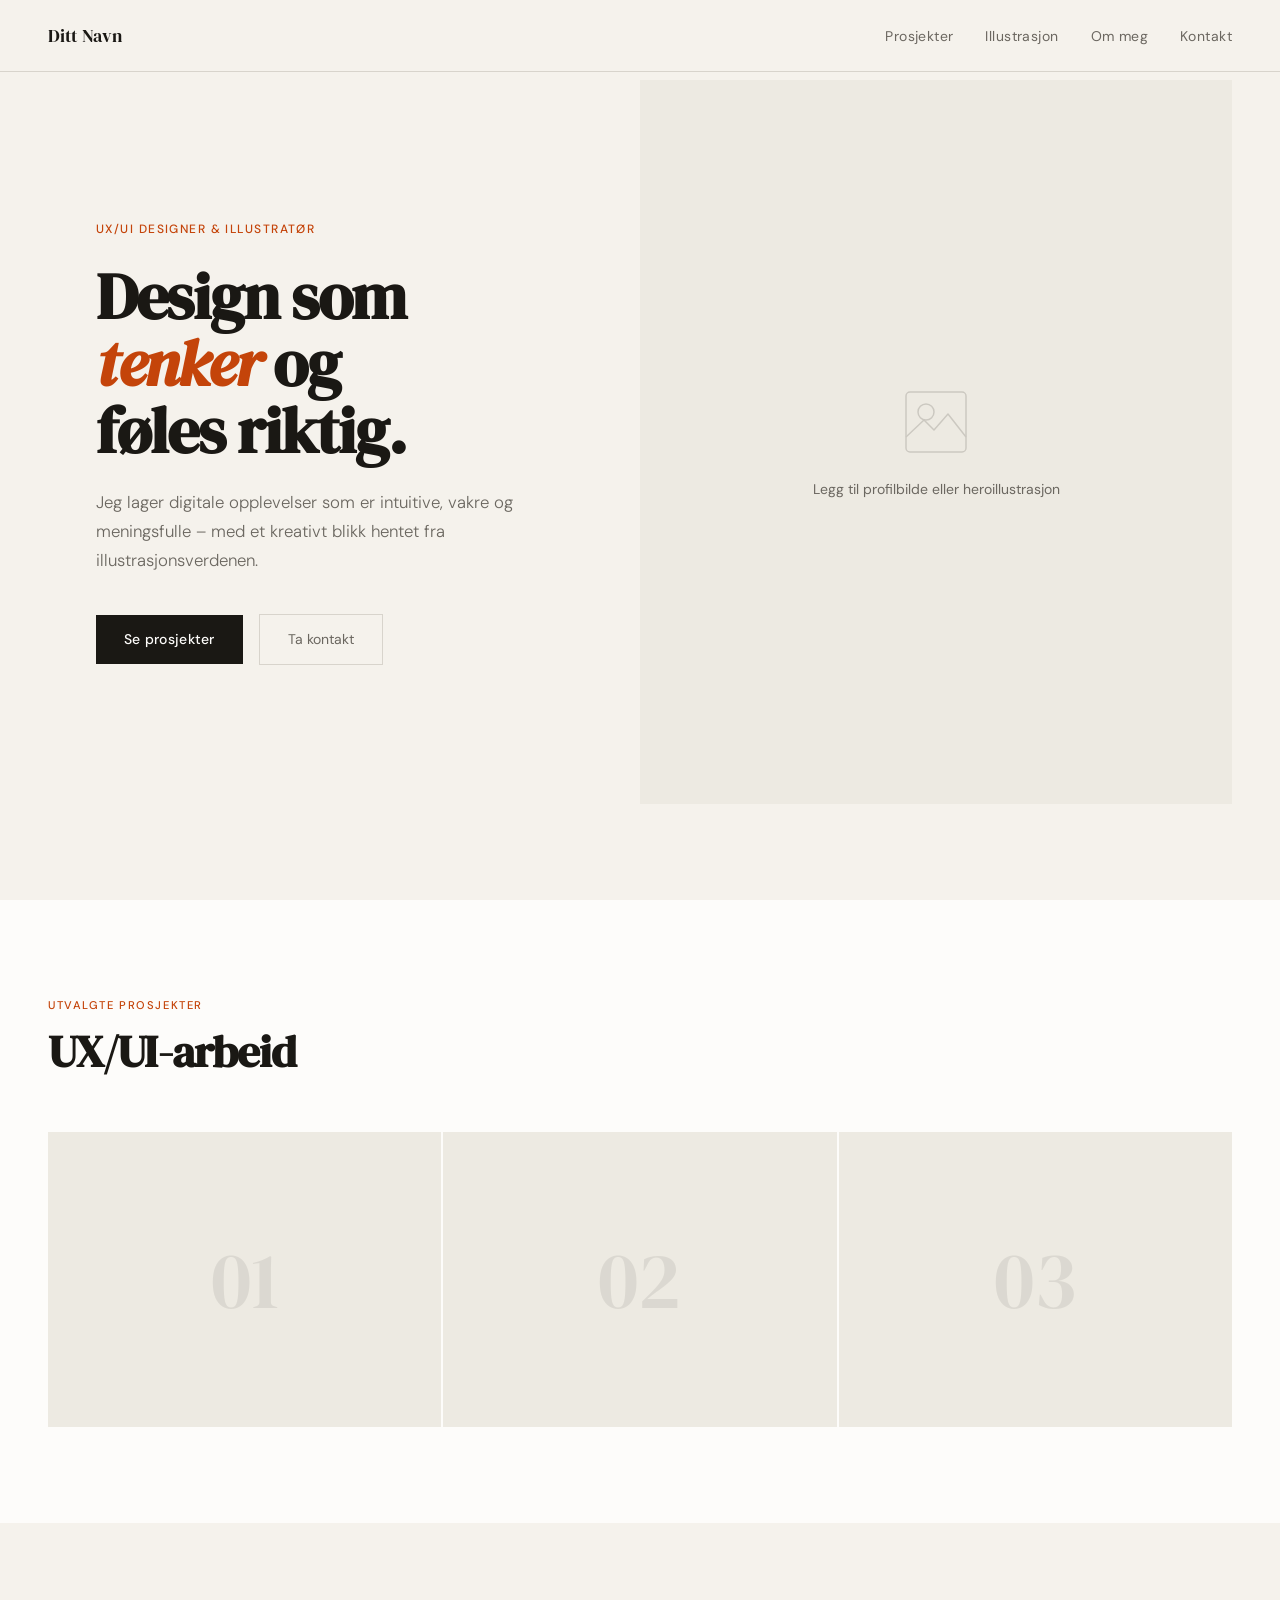
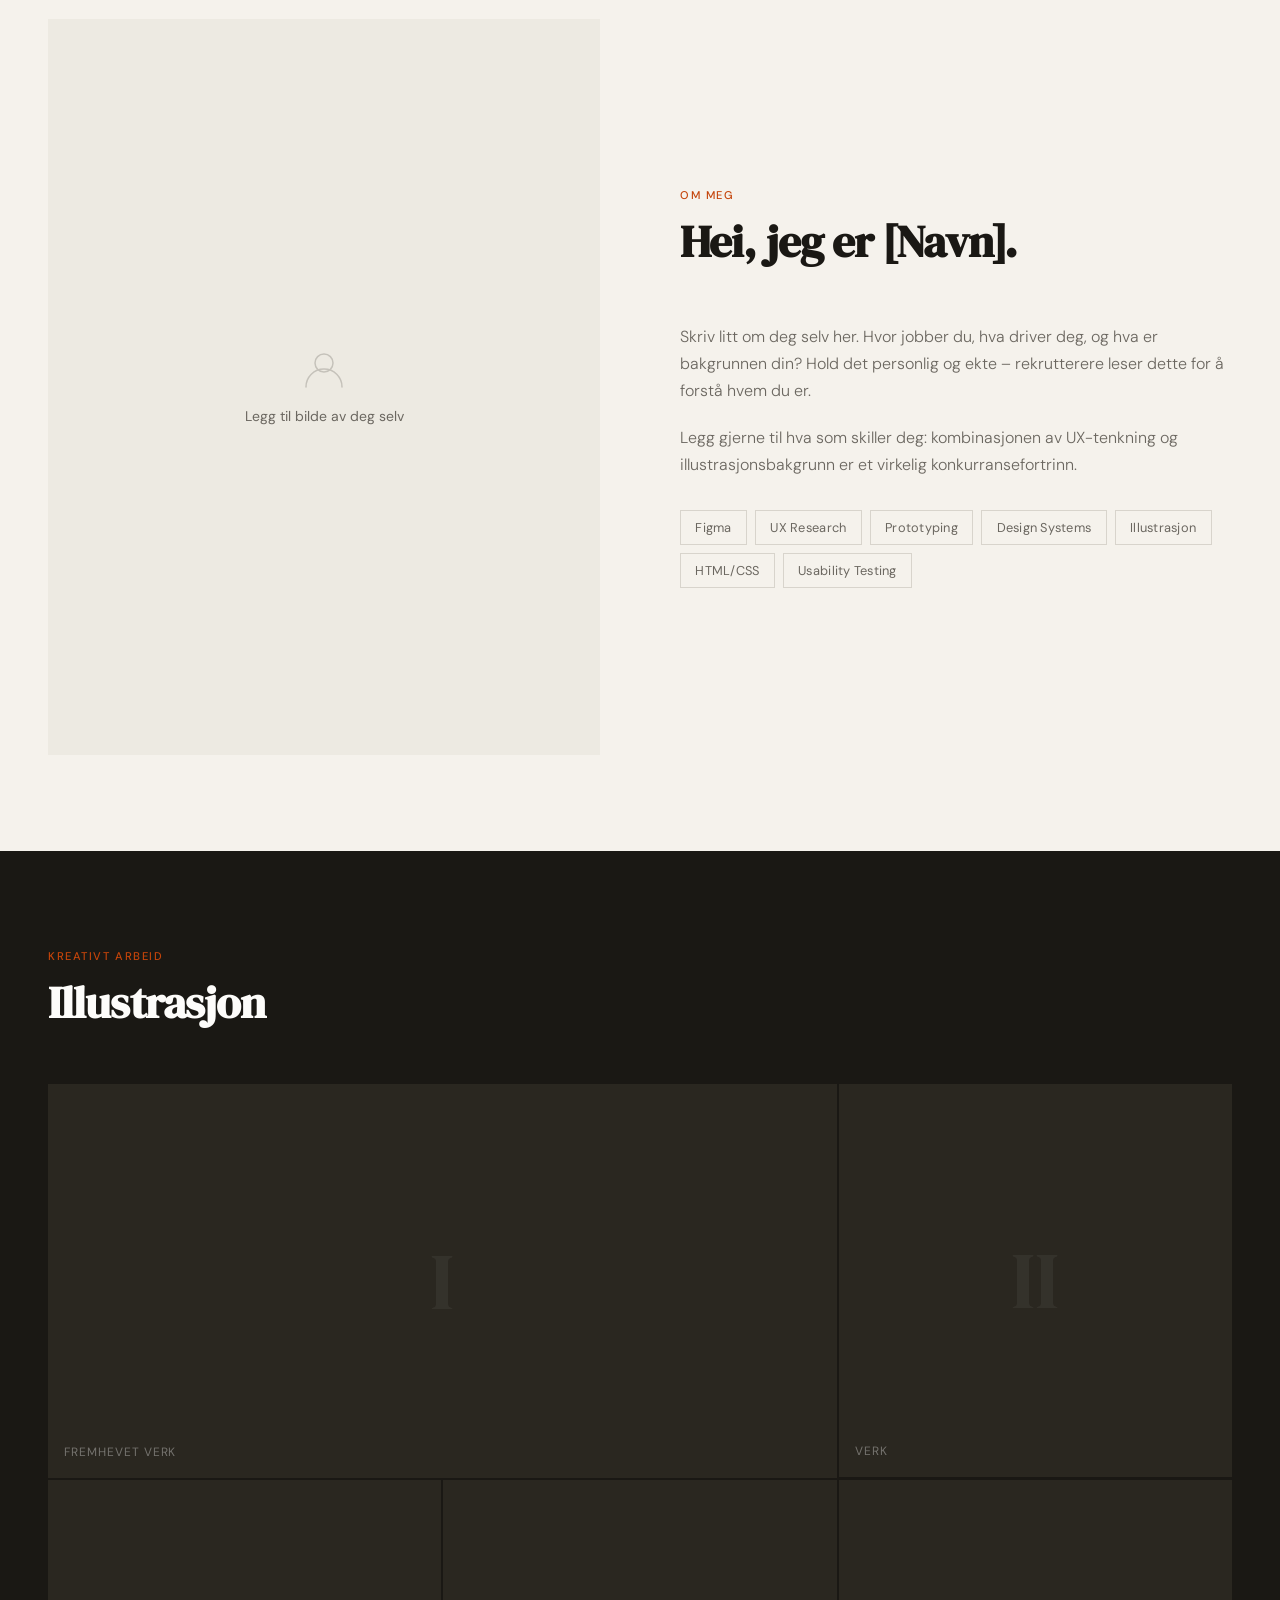
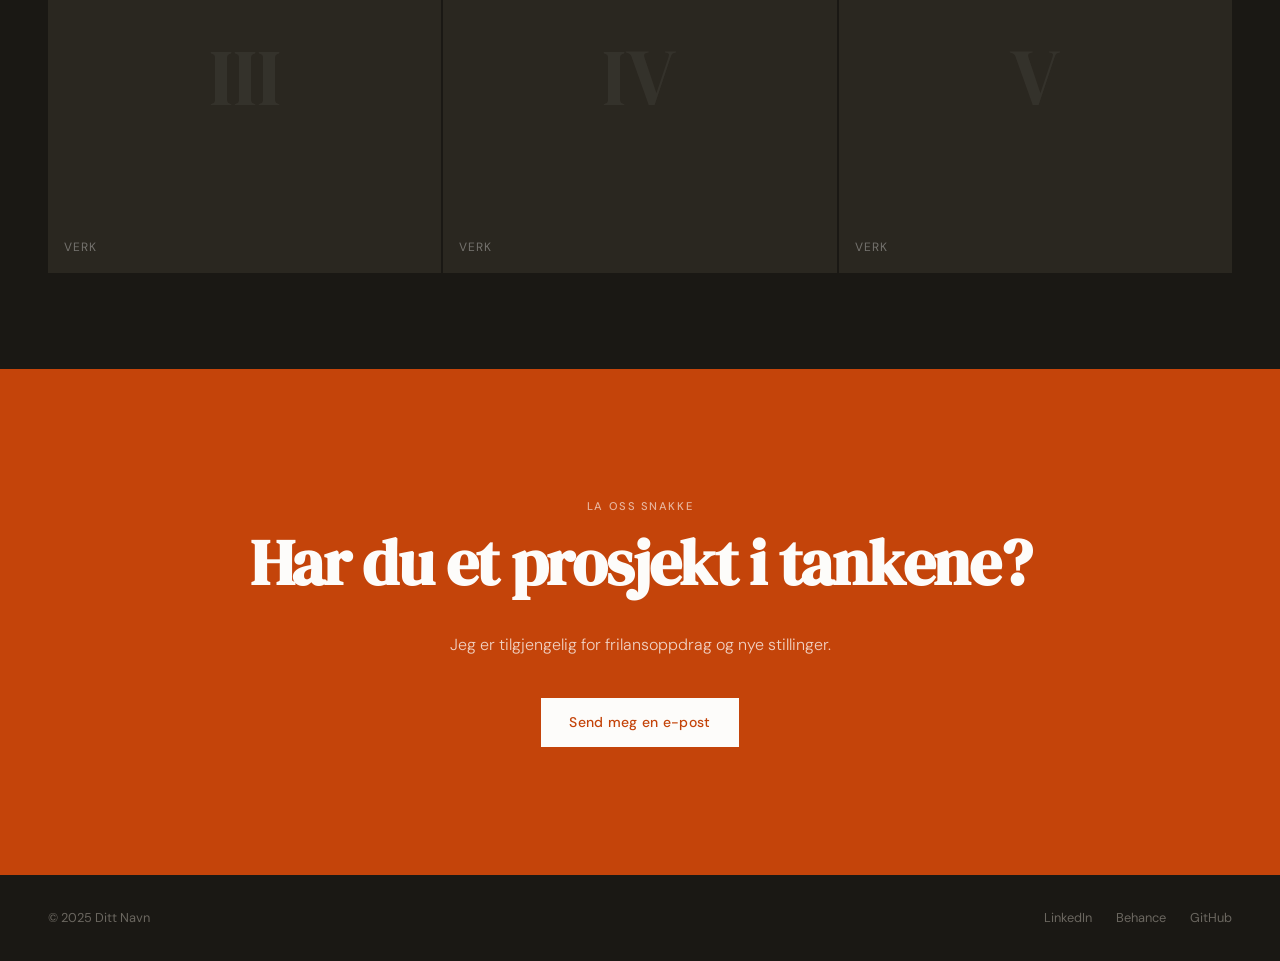
<file: portfolio.html>
<!DOCTYPE html>
<html lang="no">
<head>
  <meta charset="UTF-8" />
  <meta name="viewport" content="width=device-width, initial-scale=1.0" />
  <title>Ditt Navn – UX/UI & Illustrasjon</title>
  <link rel="preconnect" href="https://fonts.googleapis.com" />
  <link href="https://fonts.googleapis.com/css2?family=DM+Serif+Display:ital@0;1&family=DM+Sans:wght@300;400;500&display=swap" rel="stylesheet" />
  <style>
    :root {
      --bg: #F5F2EC;
      --surface: #EDEAE2;
      --ink: #1A1814;
      --ink-muted: #6B6760;
      --accent: #C4440A;
      --accent-light: #F2E8E2;
      --border: #D8D4CC;
      --white: #FDFCFA;
    }

    *, *::before, *::after { box-sizing: border-box; margin: 0; padding: 0; }

    html { scroll-behavior: smooth; }

    body {
      font-family: 'DM Sans', sans-serif;
      background: var(--bg);
      color: var(--ink);
      font-size: 16px;
      line-height: 1.7;
    }

    /* NAV */
    nav {
      position: fixed; top: 0; left: 0; right: 0; z-index: 100;
      display: flex; justify-content: space-between; align-items: center;
      padding: 1.25rem 3rem;
      background: rgba(245, 242, 236, 0.88);
      backdrop-filter: blur(12px);
      border-bottom: 1px solid var(--border);
    }

    .nav-logo {
      font-family: 'DM Serif Display', serif;
      font-size: 1.15rem;
      color: var(--ink);
      text-decoration: none;
      letter-spacing: -0.01em;
    }

    .nav-links { display: flex; gap: 2rem; list-style: none; }
    .nav-links a {
      text-decoration: none;
      color: var(--ink-muted);
      font-size: 0.875rem;
      font-weight: 400;
      letter-spacing: 0.03em;
      transition: color 0.2s;
    }
    .nav-links a:hover { color: var(--accent); }

    /* HERO */
    .hero {
      min-height: 100vh;
      display: grid;
      grid-template-columns: 1fr 1fr;
      padding-top: 80px;
    }

    .hero-left {
      display: flex;
      flex-direction: column;
      justify-content: center;
      padding: 6rem 4rem 6rem 3rem;
    }

    .hero-tag {
      display: inline-block;
      font-size: 0.75rem;
      letter-spacing: 0.12em;
      text-transform: uppercase;
      color: var(--accent);
      font-weight: 500;
      margin-bottom: 1.5rem;
    }

    .hero-title {
      font-family: 'DM Serif Display', serif;
      font-size: clamp(3rem, 5vw, 5rem);
      line-height: 1.05;
      letter-spacing: -0.02em;
      color: var(--ink);
      margin-bottom: 1.5rem;
    }

    .hero-title em {
      font-style: italic;
      color: var(--accent);
    }

    .hero-desc {
      font-size: 1.05rem;
      color: var(--ink-muted);
      max-width: 38ch;
      margin-bottom: 2.5rem;
      font-weight: 300;
    }

    .hero-actions { display: flex; gap: 1rem; align-items: center; }

    .btn-primary {
      display: inline-block;
      padding: 0.8rem 1.75rem;
      background: var(--ink);
      color: var(--white);
      text-decoration: none;
      font-size: 0.875rem;
      font-weight: 500;
      letter-spacing: 0.02em;
      transition: background 0.2s, transform 0.15s;
    }
    .btn-primary:hover { background: var(--accent); transform: translateY(-1px); }

    .btn-ghost {
      display: inline-block;
      padding: 0.8rem 1.75rem;
      border: 1px solid var(--border);
      color: var(--ink-muted);
      text-decoration: none;
      font-size: 0.875rem;
      font-weight: 400;
      transition: border-color 0.2s, color 0.2s;
    }
    .btn-ghost:hover { border-color: var(--ink); color: var(--ink); }

    .hero-right {
      background: var(--surface);
      display: flex;
      align-items: center;
      justify-content: center;
      position: relative;
      overflow: hidden;
    }

    .hero-img-placeholder {
      width: 100%;
      height: 100%;
      display: flex;
      flex-direction: column;
      align-items: center;
      justify-content: center;
      gap: 1rem;
      color: var(--ink-muted);
      font-size: 0.875rem;
    }

    .hero-img-placeholder svg {
      width: 80px; height: 80px;
      opacity: 0.25;
    }

    /* SECTIONS */
    section { padding: 6rem 3rem; }

    .section-label {
      font-size: 0.7rem;
      letter-spacing: 0.14em;
      text-transform: uppercase;
      color: var(--accent);
      font-weight: 500;
      margin-bottom: 0.75rem;
    }

    .section-title {
      font-family: 'DM Serif Display', serif;
      font-size: clamp(2rem, 3.5vw, 3rem);
      line-height: 1.1;
      letter-spacing: -0.02em;
      margin-bottom: 3.5rem;
      max-width: 20ch;
    }

    /* UX PROJECTS */
    #prosjekter { background: var(--white); }

    .projects-grid {
      display: grid;
      grid-template-columns: repeat(auto-fit, minmax(340px, 1fr));
      gap: 2px;
    }

    .project-card {
      background: var(--surface);
      aspect-ratio: 4/3;
      position: relative;
      overflow: hidden;
      cursor: pointer;
      display: flex;
      flex-direction: column;
      justify-content: flex-end;
      padding: 2rem;
      transition: transform 0.3s ease;
    }

    .project-card::before {
      content: '';
      position: absolute; inset: 0;
      background: linear-gradient(to top, rgba(26,24,20,0.8) 0%, transparent 60%);
      opacity: 0;
      transition: opacity 0.3s;
    }

    .project-card:hover { transform: scale(1.01); }
    .project-card:hover::before { opacity: 1; }

    .project-card:hover .project-info { opacity: 1; transform: translateY(0); }

    .project-info {
      position: relative; z-index: 1;
      opacity: 0;
      transform: translateY(8px);
      transition: all 0.3s ease;
      color: var(--white);
    }

    .project-tag {
      font-size: 0.7rem;
      letter-spacing: 0.1em;
      text-transform: uppercase;
      opacity: 0.7;
      margin-bottom: 0.3rem;
    }

    .project-name {
      font-family: 'DM Serif Display', serif;
      font-size: 1.5rem;
    }

    .project-placeholder {
      position: absolute; inset: 0;
      display: flex;
      align-items: center;
      justify-content: center;
      font-family: 'DM Serif Display', serif;
      font-size: 5rem;
      opacity: 0.08;
      color: var(--ink);
      user-select: none;
    }

    /* ABOUT */
    #om-meg {
      background: var(--bg);
      display: grid;
      grid-template-columns: 1fr 1fr;
      gap: 5rem;
      align-items: center;
    }

    .about-img {
      aspect-ratio: 3/4;
      background: var(--surface);
      display: flex;
      flex-direction: column;
      align-items: center;
      justify-content: center;
      gap: 0.75rem;
      color: var(--ink-muted);
      font-size: 0.875rem;
    }

    .about-text { padding: 2rem 0; }

    .about-text p {
      color: var(--ink-muted);
      margin-bottom: 1.25rem;
      font-weight: 300;
    }

    .skills-list {
      display: flex; flex-wrap: wrap; gap: 0.5rem;
      margin-top: 2rem;
    }

    .skill-pill {
      padding: 0.35rem 0.9rem;
      border: 1px solid var(--border);
      font-size: 0.8rem;
      color: var(--ink-muted);
      letter-spacing: 0.02em;
    }

    /* ILLUSTRASJON */
    #illustrasjon { background: var(--ink); }

    #illustrasjon .section-label { color: var(--accent); }
    #illustrasjon .section-title { color: var(--white); }

    .illo-grid {
      display: grid;
      grid-template-columns: repeat(3, 1fr);
      grid-template-rows: auto auto;
      gap: 2px;
    }

    .illo-card {
      background: #2A2720;
      aspect-ratio: 1;
      display: flex;
      align-items: center;
      justify-content: center;
      overflow: hidden;
      position: relative;
      cursor: pointer;
      transition: background 0.3s;
    }

    .illo-card:first-child {
      grid-column: span 2;
      aspect-ratio: 2/1;
    }

    .illo-card:hover { background: #312E28; }

    .illo-num {
      font-family: 'DM Serif Display', serif;
      font-size: 5rem;
      color: rgba(255,255,255,0.05);
      user-select: none;
      position: absolute;
    }

    .illo-label {
      position: absolute;
      bottom: 1rem; left: 1rem;
      font-size: 0.75rem;
      letter-spacing: 0.08em;
      text-transform: uppercase;
      color: rgba(255,255,255,0.35);
    }

    /* KONTAKT */
    #kontakt {
      background: var(--accent);
      text-align: center;
      padding: 8rem 3rem;
    }

    #kontakt .section-label { color: rgba(255,255,255,0.6); }
    #kontakt .section-title {
      color: var(--white);
      font-size: clamp(2.5rem, 5vw, 4.5rem);
      max-width: 100%;
      margin-left: auto;
      margin-right: auto;
      margin-bottom: 2rem;
    }

    #kontakt p {
      color: rgba(255,255,255,0.75);
      margin-bottom: 2.5rem;
      font-weight: 300;
    }

    #kontakt .btn-primary {
      background: var(--white);
      color: var(--accent);
    }

    #kontakt .btn-primary:hover {
      background: var(--ink);
      color: var(--white);
    }

    /* FOOTER */
    footer {
      background: var(--ink);
      color: var(--ink-muted);
      padding: 2rem 3rem;
      display: flex;
      justify-content: space-between;
      align-items: center;
      font-size: 0.8rem;
    }

    footer a { color: var(--ink-muted); text-decoration: none; }
    footer a:hover { color: var(--white); }

    /* RESPONSIVE */
    @media (max-width: 768px) {
      nav { padding: 1rem 1.5rem; }
      .nav-links { gap: 1.25rem; }

      .hero { grid-template-columns: 1fr; }
      .hero-right { display: none; }
      .hero-left { padding: 6rem 1.5rem 4rem; }

      section { padding: 4rem 1.5rem; }

      #om-meg { grid-template-columns: 1fr; }
      .about-img { aspect-ratio: 4/3; }

      .illo-grid { grid-template-columns: repeat(2, 1fr); }
      .illo-card:first-child { grid-column: span 2; aspect-ratio: 2/1; }

      footer { flex-direction: column; gap: 0.5rem; text-align: center; }
    }
  </style>
</head>
<body>

  <!-- NAVIGASJON -->
  <nav>
    <a class="nav-logo" href="#">Ditt Navn</a>
    <ul class="nav-links">
      <li><a href="#prosjekter">Prosjekter</a></li>
      <li><a href="#illustrasjon">Illustrasjon</a></li>
      <li><a href="#om-meg">Om meg</a></li>
      <li><a href="#kontakt">Kontakt</a></li>
    </ul>
  </nav>

  <!-- HERO -->
  <section class="hero">
    <div class="hero-left">
      <span class="hero-tag">UX/UI Designer & Illustratør</span>
      <h1 class="hero-title">
        Design som<br/>
        <em>tenker</em> og<br/>
        føles riktig.
      </h1>
      <p class="hero-desc">
        Jeg lager digitale opplevelser som er intuitive, vakre og meningsfulle –
        med et kreativt blikk hentet fra illustrasjonsverdenen.
      </p>
      <div class="hero-actions">
        <a href="#prosjekter" class="btn-primary">Se prosjekter</a>
        <a href="#kontakt" class="btn-ghost">Ta kontakt</a>
      </div>
    </div>
    <div class="hero-right">
      <div class="hero-img-placeholder">
        <svg viewBox="0 0 80 80" fill="none" xmlns="http://www.w3.org/2000/svg">
          <rect x="10" y="10" width="60" height="60" rx="4" stroke="currentColor" stroke-width="1.5"/>
          <circle cx="30" cy="30" r="8" stroke="currentColor" stroke-width="1.5"/>
          <path d="M10 55L28 38L38 48L52 32L70 55" stroke="currentColor" stroke-width="1.5" stroke-linejoin="round"/>
        </svg>
        <span>Legg til profilbilde eller heroillustrasjon</span>
      </div>
    </div>
  </section>

  <!-- UX/UI PROSJEKTER -->
  <section id="prosjekter">
    <div class="section-label">Utvalgte prosjekter</div>
    <h2 class="section-title">UX/UI-arbeid</h2>
    <div class="projects-grid">
      <div class="project-card">
        <div class="project-placeholder">01</div>
        <div class="project-info">
          <div class="project-tag">Mobilapp · UX Research</div>
          <div class="project-name">Prosjektnavn</div>
        </div>
      </div>
      <div class="project-card">
        <div class="project-placeholder">02</div>
        <div class="project-info">
          <div class="project-tag">Webdesign · Design System</div>
          <div class="project-name">Prosjektnavn</div>
        </div>
      </div>
      <div class="project-card">
        <div class="project-placeholder">03</div>
        <div class="project-info">
          <div class="project-tag">Prototype · Brukertesting</div>
          <div class="project-name">Prosjektnavn</div>
        </div>
      </div>
    </div>
  </section>

  <!-- OM MEG -->
  <section id="om-meg">
    <div class="about-img">
      <svg width="48" height="48" viewBox="0 0 48 48" fill="none" style="opacity:.3">
        <circle cx="24" cy="18" r="9" stroke="currentColor" stroke-width="1.5"/>
        <path d="M6 42c0-9.94 8.06-18 18-18s18 8.06 18 18" stroke="currentColor" stroke-width="1.5" stroke-linecap="round"/>
      </svg>
      <span style="font-size:.875rem; color: var(--ink-muted);">Legg til bilde av deg selv</span>
    </div>
    <div class="about-text">
      <div class="section-label">Om meg</div>
      <h2 class="section-title">Hei, jeg er [Navn].</h2>
      <p>
        Skriv litt om deg selv her. Hvor jobber du, hva driver deg, og hva er bakgrunnen din?
        Hold det personlig og ekte – rekrutterere leser dette for å forstå hvem du er.
      </p>
      <p>
        Legg gjerne til hva som skiller deg: kombinasjonen av UX-tenkning og illustrasjonsbakgrunn
        er et virkelig konkurransefortrinn.
      </p>
      <div class="skills-list">
        <span class="skill-pill">Figma</span>
        <span class="skill-pill">UX Research</span>
        <span class="skill-pill">Prototyping</span>
        <span class="skill-pill">Design Systems</span>
        <span class="skill-pill">Illustrasjon</span>
        <span class="skill-pill">HTML/CSS</span>
        <span class="skill-pill">Usability Testing</span>
      </div>
    </div>
  </section>

  <!-- ILLUSTRASJON -->
  <section id="illustrasjon">
    <div class="section-label">Kreativt arbeid</div>
    <h2 class="section-title">Illustrasjon</h2>
    <div class="illo-grid">
      <div class="illo-card">
        <div class="illo-num">I</div>
        <div class="illo-label">Fremhevet verk</div>
      </div>
      <div class="illo-card">
        <div class="illo-num">II</div>
        <div class="illo-label">Verk</div>
      </div>
      <div class="illo-card">
        <div class="illo-num">III</div>
        <div class="illo-label">Verk</div>
      </div>
      <div class="illo-card">
        <div class="illo-num">IV</div>
        <div class="illo-label">Verk</div>
      </div>
      <div class="illo-card">
        <div class="illo-num">V</div>
        <div class="illo-label">Verk</div>
      </div>
    </div>
  </section>

  <!-- KONTAKT -->
  <section id="kontakt">
    <div class="section-label">La oss snakke</div>
    <h2 class="section-title">Har du et prosjekt i tankene?</h2>
    <p>Jeg er tilgjengelig for frilansoppdrag og nye stillinger.</p>
    <a href="mailto:din@epost.no" class="btn-primary">Send meg en e-post</a>
  </section>

  <!-- FOOTER -->
  <footer>
    <span>© 2025 Ditt Navn</span>
    <div style="display:flex;gap:1.5rem;">
      <a href="#">LinkedIn</a>
      <a href="#">Behance</a>
      <a href="#">GitHub</a>
    </div>
  </footer>

  <script>
    // Smooth reveal on scroll
    const observer = new IntersectionObserver((entries) => {
      entries.forEach(e => {
        if (e.isIntersecting) {
          e.target.style.opacity = '1';
          e.target.style.transform = 'translateY(0)';
        }
      });
    }, { threshold: 0.1 });

    document.querySelectorAll('.project-card, .illo-card, .about-text, .about-img').forEach(el => {
      el.style.opacity = '0';
      el.style.transform = 'translateY(20px)';
      el.style.transition = 'opacity 0.6s ease, transform 0.6s ease';
      observer.observe(el);
    });
  </script>

</body>
</html>
</file>
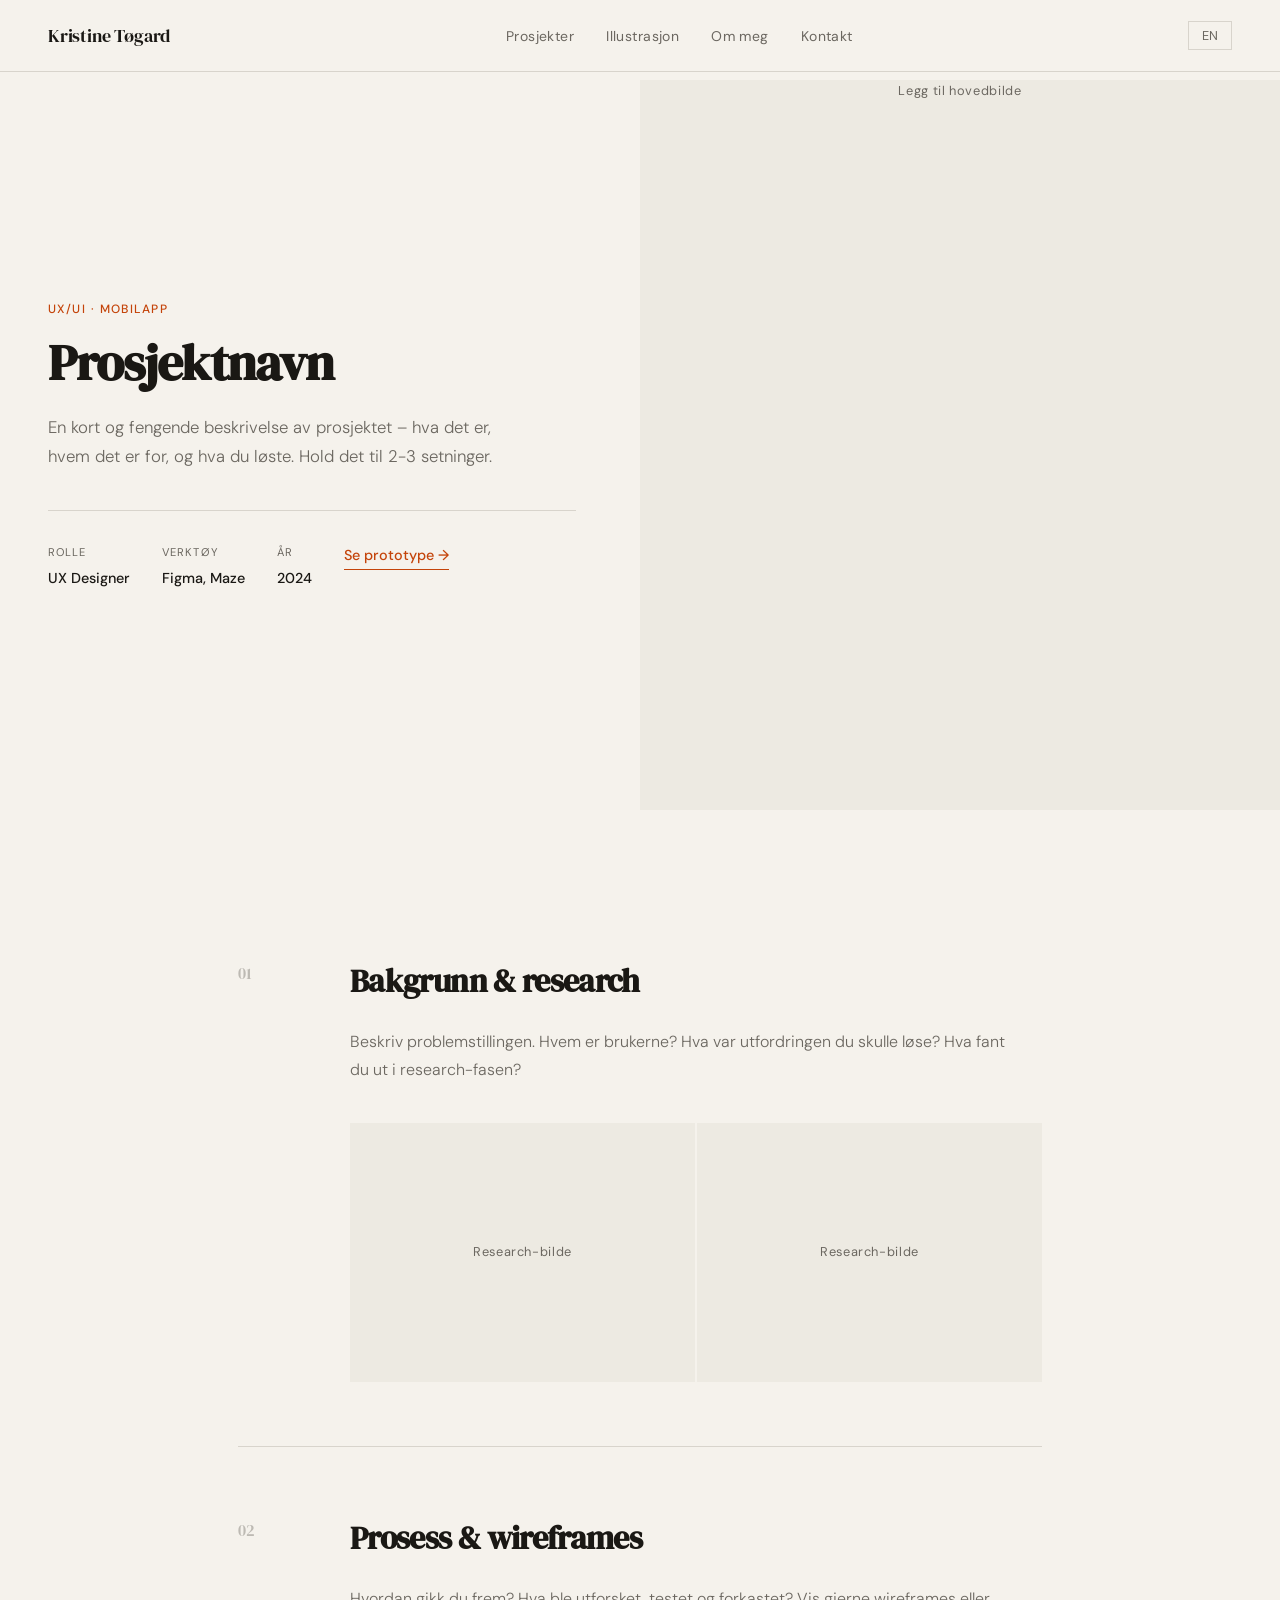
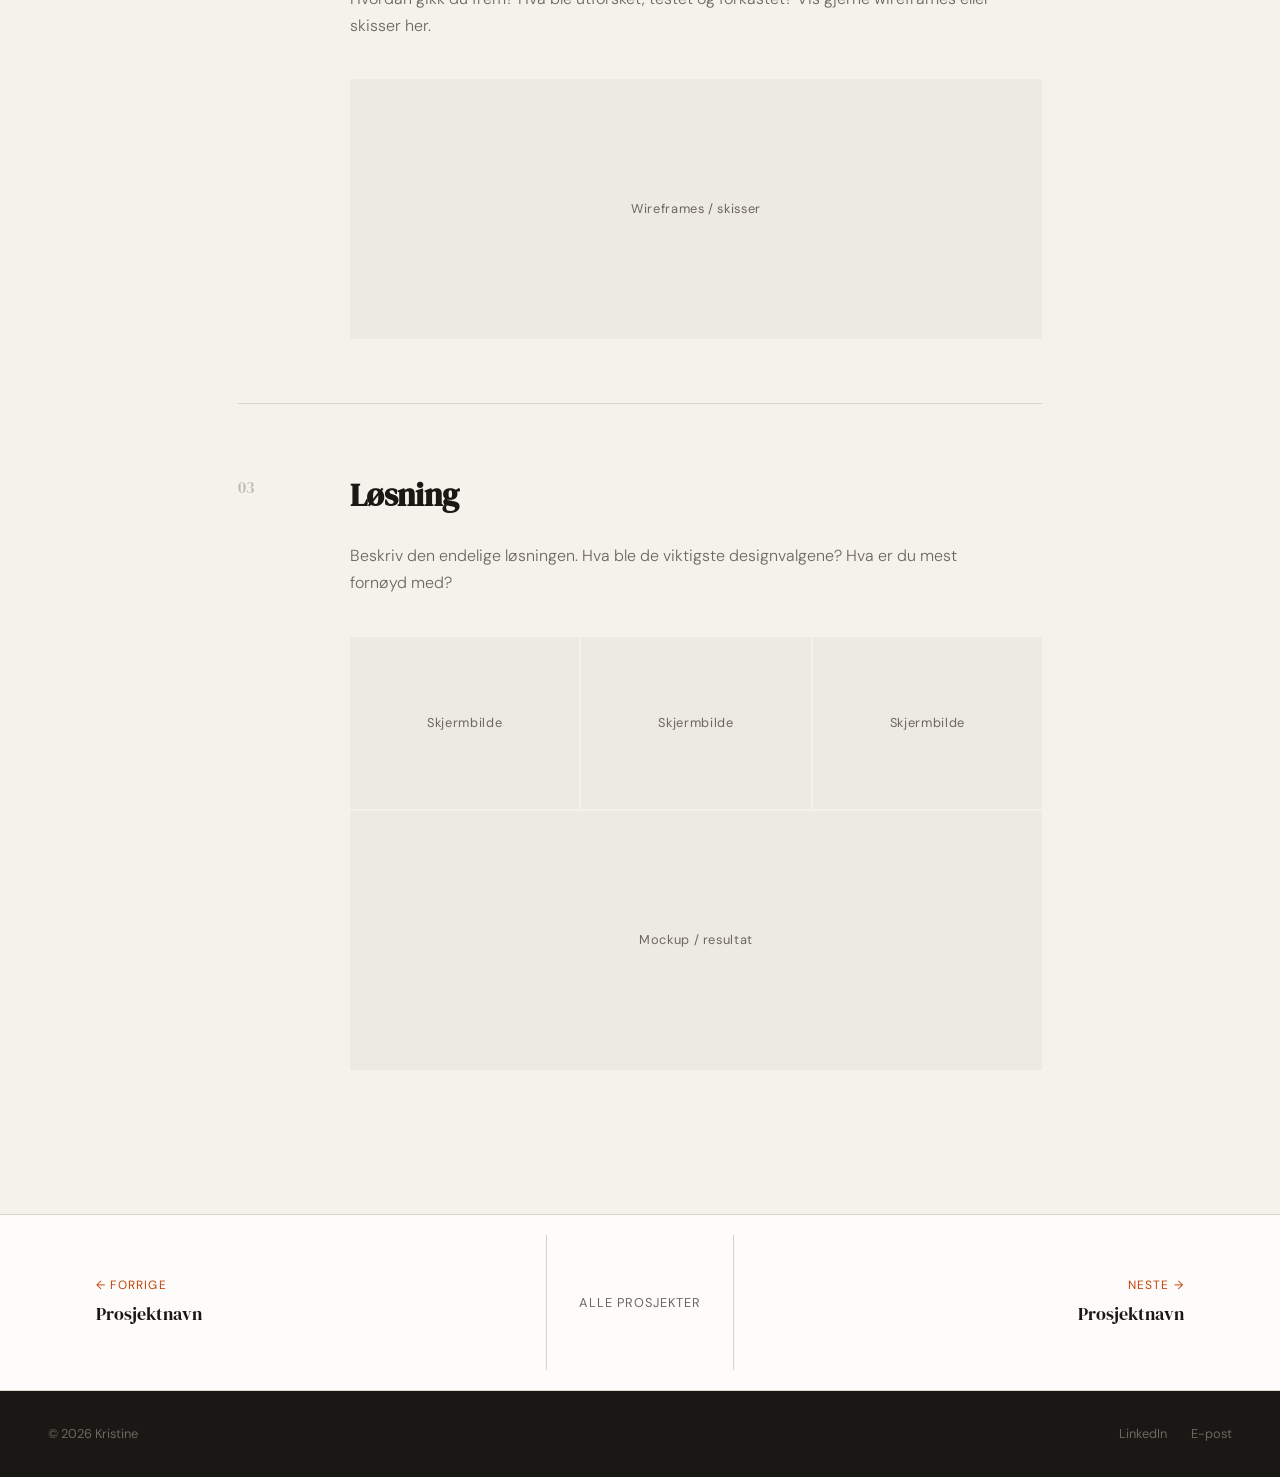
<file: project-rat.html>
<!DOCTYPE html>
<html lang="no">
<head>
  <meta charset="UTF-8" />
  <meta name="viewport" content="width=device-width, initial-scale=1.0" />
  <title>Prosjektnavn – Kristine Tøgard</title>
  <link rel="preconnect" href="https://fonts.googleapis.com" />
  <link href="https://fonts.googleapis.com/css2?family=DM+Serif+Display:ital@0;1&family=DM+Sans:wght@300;400;500&display=swap" rel="stylesheet" />
  <link rel="stylesheet" href="css/style.css" />
  <link rel="stylesheet" href="css/project.css" />
</head>
<body>

  <!-- NAVIGASJON -->
  <nav>
    <a class="nav-logo" href="index.html">Kristine Tøgard</a>
    <ul class="nav-links">
      <li><a href="index.html#prosjekter">Prosjekter</a></li>
      <li><a href="index.html#illustrasjon">Illustrasjon</a></li>
      <li><a href="index.html#om-meg">Om meg</a></li>
      <li><a href="index.html#kontakt">Kontakt</a></li>
    </ul>
    <button id="lang-btn" onclick="toggleLang()">EN</button>
  </nav>

  <!-- HERO -->
  <header class="project-hero">
    <div class="project-hero-content">
      <span class="project-category" data-no="UX/UI · Mobilapp" data-en="UX/UI · Mobile app">UX/UI · Mobilapp</span>
      <h1 class="project-title" data-no="Prosjektnavn" data-en="Project name">Prosjektnavn</h1>
      <p class="project-intro" data-no="En kort og fengende beskrivelse av prosjektet – hva det er, hvem det er for, og hva du løste. Hold det til 2-3 setninger." data-en="A short and engaging description of the project – what it is, who it's for, and what you solved. Keep it to 2-3 sentences.">
        En kort og fengende beskrivelse av prosjektet – hva det er, hvem det er for, og hva du løste. Hold det til 2-3 setninger.
      </p>

      <!-- METADATA -->
      <div class="project-meta">
        <div class="meta-item">
          <span class="meta-label" data-no="Rolle" data-en="Role">Rolle</span>
          <span class="meta-value" data-no="UX Designer" data-en="UX Designer">UX Designer</span>
        </div>
        <div class="meta-item">
          <span class="meta-label" data-no="Verktøy" data-en="Tools">Verktøy</span>
          <span class="meta-value">Figma, Maze</span>
        </div>
        <div class="meta-item">
          <span class="meta-label" data-no="År" data-en="Year">År</span>
          <span class="meta-value">2024</span>
        </div>
        <div class="meta-item">
          <a href="#" class="meta-link" data-no="Se prototype →" data-en="View prototype →">Se prototype →</a>
        </div>
      </div>
    </div>

    <!-- HERO-BILDE -->
    <div class="project-hero-img">
      <!-- Bytt ut med: <img src="images/prosjektnavn-hero.jpg" alt="Beskrivelse" /> -->
      <div class="img-placeholder">
        <span data-no="Legg til hovedbilde" data-en="Add main image">Legg til hovedbilde</span>
      </div>
    </div>
  </header>

  <!-- INNHOLD -->
  <main class="project-main">

    <!-- PROSESS-SEKSJONER -->

    <!-- 01 BAKGRUNN / RESEARCH -->
    <section class="project-section">
      <div class="section-num">01</div>
      <div class="section-body">
        <h2 data-no="Bakgrunn & research" data-en="Background & research">Bakgrunn & research</h2>
        <p data-no="Beskriv problemstillingen. Hvem er brukerne? Hva var utfordringen du skulle løse? Hva fant du ut i research-fasen?" data-en="Describe the problem. Who are the users? What was the challenge you needed to solve? What did you find in the research phase?">
          Beskriv problemstillingen. Hvem er brukerne? Hva var utfordringen du skulle løse? Hva fant du ut i research-fasen?
        </p>

        <!-- Valgfri bilderad -->
        <div class="img-row">
          <div class="img-placeholder sm">
            <span data-no="Research-bilde" data-en="Research image">Research-bilde</span>
          </div>
          <div class="img-placeholder sm">
            <span data-no="Research-bilde" data-en="Research image">Research-bilde</span>
          </div>
        </div>
      </div>
    </section>

    <!-- DIVIDER -->
    <hr class="section-divider" />

    <!-- 02 PROSESS -->
    <section class="project-section">
      <div class="section-num">02</div>
      <div class="section-body">
        <h2 data-no="Prosess & wireframes" data-en="Process & wireframes">Prosess & wireframes</h2>
        <p data-no="Hvordan gikk du frem? Hva ble utforsket, testet og forkastet? Vis gjerne wireframes eller skisser her." data-en="How did you approach it? What was explored, tested, and discarded? Feel free to show wireframes or sketches here.">
          Hvordan gikk du frem? Hva ble utforsket, testet og forkastet? Vis gjerne wireframes eller skisser her.
        </p>

        <!-- Fullbredde bilde -->
        <div class="img-full">
          <div class="img-placeholder lg">
            <span data-no="Wireframes / skisser" data-en="Wireframes / sketches">Wireframes / skisser</span>
          </div>
        </div>
      </div>
    </section>

    <hr class="section-divider" />

    <!-- 03 LØSNING -->
    <section class="project-section">
      <div class="section-num">03</div>
      <div class="section-body">
        <h2 data-no="Løsning" data-en="Solution">Løsning</h2>
        <p data-no="Beskriv den endelige løsningen. Hva ble de viktigste designvalgene? Hva er du mest fornøyd med?" data-en="Describe the final solution. What were the key design decisions? What are you most proud of?">
          Beskriv den endelige løsningen. Hva ble de viktigste designvalgene? Hva er du mest fornøyd med?
        </p>

        <!-- Tre bilder ved siden av hverandre -->
        <div class="img-trio">
          <div class="img-placeholder sm"><span>Skjermbilde</span></div>
          <div class="img-placeholder sm"><span>Skjermbilde</span></div>
          <div class="img-placeholder sm"><span>Skjermbilde</span></div>
        </div>

        <!-- Fullbredde bilde -->
        <div class="img-full" style="margin-top: 2px;">
          <div class="img-placeholder lg">
            <span data-no="Mockup / resultat" data-en="Mockup / result">Mockup / resultat</span>
          </div>
        </div>
      </div>
    </section>

  </main>

  <!-- NAVIGASJON MELLOM PROSJEKTER -->
    <nav class="project-nav">
      <a href="project.html" class="project-nav-btn prev">
        <span class="nav-direction" data-no="← Forrige" data-en="← Previous">← Forrige</span>
        <span class="nav-name" data-no="Prosjektnavn" data-en="Project name">Prosjektnavn</span>
      </a>
      <a href="index.html#prosjekter" class="project-nav-home" data-no="Alle prosjekter" data-en="All projects">Alle prosjekter</a>
      <a href="project.html" class="project-nav-btn next">
        <span class="nav-direction" data-no="Neste →" data-en="Next →">Neste →</span>
        <span class="nav-name" data-no="Prosjektnavn" data-en="Project name">Prosjektnavn</span>
      </a>
    </nav>

  <!-- FOOTER -->
  <footer>
    <span>© 2026 Kristine</span>
    <div style="display:flex;gap:1.5rem;">
      <a href="https://www.linkedin.com/in/kristine-t%C3%B8gard-aa01471bb/">LinkedIn</a>
      <a href="mailto:kristinetogard@hotmail.com">E-post</a>
      <!-- <a href="#">GitHub</a> -->
    </div>
  </footer>
  
  <script src="js/main.js"></script>
</body>
</html>
</file>
<file: css/style.css>
:root {
  --bg: #F5F2EC;
  --surface: #EDEAE2;
  --ink: #1A1814;
  --ink-muted: #6B6760;
  --accent: #C4440A;
  --accent-light: #F2E8E2;
  --border: #D8D4CC;
  --white: #FDFCFA;
}

*, *::before, *::after { box-sizing: border-box; margin: 0; padding: 0; }

html { scroll-behavior: smooth; }

body {
  font-family: 'DM Sans', sans-serif;
  background: var(--bg);
  color: var(--ink);
  font-size: 16px;
  line-height: 1.7;
}

/* NAV */
nav {
  position: fixed; top: 0; left: 0; right: 0; z-index: 100;
  display: flex; justify-content: space-between; align-items: center;
  padding: 1.25rem 3rem;
  background: rgba(245, 242, 236, 0.88);
  backdrop-filter: blur(12px);
  border-bottom: 1px solid var(--border);
}

.nav-logo {
  font-family: 'DM Serif Display', serif;
  font-size: 1.15rem;
  color: var(--ink);
  text-decoration: none;
  letter-spacing: -0.01em;
}

.nav-links { display: flex; gap: 2rem; list-style: none; }
.nav-links a {
  text-decoration: none;
  color: var(--ink-muted);
  font-size: 0.875rem;
  font-weight: 400;
  letter-spacing: 0.03em;
  transition: color 0.2s;
}
.nav-links a:hover { color: var(--accent); }

#lang-btn {
  background: none;
  border: 1px solid var(--border);
  padding: 0.3rem 0.8rem;
  cursor: pointer;
  font-size: 0.8rem;
  color: var(--ink-muted);
  font-family: 'DM Sans', sans-serif;
  transition: border-color 0.2s, color 0.2s;
}
#lang-btn:hover { border-color: var(--ink); color: var(--ink); }

/* HERO */
.hero {
  min-height: 100vh;
  display: grid;
  grid-template-columns: 1fr 1fr;
  padding-top: 80px;
}

.hero-left {
  display: flex;
  flex-direction: column;
  justify-content: center;
  padding: 6rem 4rem 6rem 3rem;
}

.hero-tag {
  display: inline-block;
  font-size: 0.75rem;
  letter-spacing: 0.12em;
  text-transform: uppercase;
  color: var(--accent);
  font-weight: 500;
  margin-bottom: 1.5rem;
}

.hero-title {
  font-family: 'DM Serif Display', serif;
  font-size: clamp(3rem, 5vw, 5rem);
  line-height: 1.05;
  letter-spacing: -0.02em;
  color: var(--ink);
  margin-bottom: 1.5rem;
}

.hero-title em {
  font-style: italic;
  color: var(--accent);
}

.hero-desc {
  font-size: 1.05rem;
  color: var(--ink-muted);
  max-width: 38ch;
  margin-bottom: 2.5rem;
  font-weight: 300;
}

.hero-actions { display: flex; gap: 1rem; align-items: center; }

.btn-primary {
  display: inline-block;
  padding: 0.8rem 1.75rem;
  background: var(--ink);
  color: var(--white);
  text-decoration: none;
  font-size: 0.875rem;
  font-weight: 500;
  letter-spacing: 0.02em;
  transition: background 0.2s, transform 0.15s;
}
.btn-primary:hover { background: var(--accent); transform: translateY(-1px); }

.btn-ghost {
  display: inline-block;
  padding: 0.8rem 1.75rem;
  border: 1px solid var(--border);
  color: var(--ink-muted);
  text-decoration: none;
  font-size: 0.875rem;
  font-weight: 400;
  transition: border-color 0.2s, color 0.2s;
}
.btn-ghost:hover { border-color: var(--ink); color: var(--ink); }

.hero-right {
  background: var(--surface);
  display: flex;
  align-items: center;
  justify-content: center;
  position: relative;
  overflow: hidden;
}

.hero-img-placeholder {
  width: 100%;
  height: 100%;
  display: flex;
  flex-direction: column;
  align-items: center;
  justify-content: center;
  gap: 1rem;
  color: var(--ink-muted);
  font-size: 0.875rem;
}

.hero-img-placeholder svg {
  width: 80px; height: 80px;
  opacity: 0.25;
}

/* SECTIONS */
section { padding: 6rem 3rem; }

.section-label {
  font-size: 0.7rem;
  letter-spacing: 0.14em;
  text-transform: uppercase;
  color: var(--accent);
  font-weight: 500;
  margin-bottom: 0.75rem;
}

.section-title {
  font-family: 'DM Serif Display', serif;
  font-size: clamp(2rem, 3.5vw, 3rem);
  line-height: 1.1;
  letter-spacing: -0.02em;
  margin-bottom: 3.5rem;
  max-width: 20ch;
}

/* UX PROJECTS */
#prosjekter { background: var(--white); }

.projects-grid {
  display: grid;
  grid-template-columns: repeat(auto-fit, minmax(340px, 1fr));
  gap: 2px;
}

.project-card {
  background: var(--surface);
  aspect-ratio: 4/3;
  position: relative;
  overflow: hidden;
  cursor: pointer;
  display: flex;
  flex-direction: column;
  justify-content: flex-end;
  padding: 2rem;
  transition: transform 0.3s ease;
}

a.project-card {
  display: block;
  text-decoration: none;
  color: inherit;
}

.project-card::before {
  content: '';
  position: absolute; inset: 0;
  background: linear-gradient(to top, rgba(26,24,20,0.8) 0%, transparent 60%);
  opacity: 0;
  transition: opacity 0.3s;
}

.project-card:hover { transform: scale(1.01); }
.project-card:hover::before { opacity: 1; }
.project-card:hover .project-info { opacity: 1; transform: translateY(0); }

.project-info {
  position: relative; z-index: 1;
  opacity: 0;
  transform: translateY(8px);
  transition: all 0.3s ease;
  color: var(--white);
}

.project-tag {
  font-size: 0.7rem;
  letter-spacing: 0.1em;
  text-transform: uppercase;
  opacity: 0.7;
  margin-bottom: 0.3rem;
}

.project-name {
  font-family: 'DM Serif Display', serif;
  font-size: 1.5rem;
}

.project-placeholder {
  position: absolute; inset: 0;
  display: flex;
  align-items: center;
  justify-content: center;
  font-family: 'DM Serif Display', serif;
  font-size: 5rem;
  opacity: 0.08;
  color: var(--ink);
  user-select: none;
}

/* ABOUT */
#om-meg {
  background: var(--bg);
  display: grid;
  grid-template-columns: 1fr 1fr;
  gap: 5rem;
  align-items: center;
}

.about-img {
  aspect-ratio: 19/20;
  overflow: hidden;
}

.about-img img {
  width: 100%;
  height: 100%;
  object-fit: cover;
}

.about-text { padding: 2rem 0; }

.about-text p {
  color: var(--ink-muted);
  margin-bottom: 1.25rem;
  font-weight: 300;
}

.skills-list {
  display: flex; flex-wrap: wrap; gap: 0.5rem;
  margin-top: 2rem;
}

.skill-pill {
  padding: 0.35rem 0.9rem;
  border: 1px solid var(--border);
  font-size: 0.8rem;
  color: var(--ink-muted);
  letter-spacing: 0.02em;
}

/* ILLUSTRASJON */
#illustrasjon { background: var(--ink); }

#illustrasjon .section-label { color: var(--accent); }
#illustrasjon .section-title { color: var(--white); }


.illo-grid {
  display: grid;
  grid-template-columns: 1fr 1fr 1fr 1fr 1fr;
  grid-template-rows: 300px;
  gap: 2px;
}

.illo-card {
  background: #2A2720;
  display: flex;
  align-items: center;
  justify-content: center;
  overflow: hidden;
  position: relative;
  cursor: pointer;
  transition: opacity 0.3s;
}

/*.illo-card:first-child {
  grid-column: 1;
  grid-row: 1 / 3;
}*/

.illo-card:hover { opacity: 0.85; }

.illo-card img {
  width: 100%;
  height: 100%;
  object-fit: cover;
  object-position: center top;
}

/*.illo-card:first-child img {
  object-fit: cover;
  object-position: center top;
}*/

/* Responsivt grid */
@media (max-width: 900px) {
  .illo-grid {
    grid-template-columns: 1fr 1fr;
    grid-template-rows: auto;
  }
  .illo-card:first-child {
    grid-column: span 2;
    grid-row: auto;
    aspect-ratio: 4/3;
  }
  .illo-card {
    aspect-ratio: 1;
  }
}

@media (max-width: 500px) {
  .illo-grid {
    grid-template-columns: 1fr;
    grid-template-rows: auto;
  }
  .illo-card:first-child {
    grid-column: span 1;
    aspect-ratio: 3/4;
  }
  .illo-card {
    aspect-ratio: 3/4;
  }
}

.illo-card:hover { opacity: 0.85; }

/* LIGHTBOX */
.lightbox {
  display: none;
  position: fixed;
  inset: 0;
  z-index: 1000;
  background: rgba(0,0,0,0.92);
  align-items: center;
  justify-content: center;
  flex-direction: column;
}

.lightbox.active {
  display: flex;
}

.lightbox-img-wrap {
  position: relative;
  max-width: 90vw;
  max-height: 80vh;
  display: flex;
  align-items: center;
  justify-content: center;
}

.lightbox-img-wrap img {
  max-width: 90vw;
  max-height: 80vh;
  object-fit: contain;
  display: block;
}

.lightbox-close {
  position: fixed;
  top: 1.5rem;
  right: 1.5rem;
  background: none;
  border: 1px solid rgba(255,255,255,0.2);
  color: white;
  font-size: 1.25rem;
  width: 2.5rem;
  height: 2.5rem;
  cursor: pointer;
  display: flex;
  align-items: center;
  justify-content: center;
  transition: border-color 0.2s;
}

.lightbox-close:hover { border-color: white; }

.lightbox-nav {
  display: flex;
  gap: 1rem;
  margin-top: 1.5rem;
}

.lightbox-btn {
  background: none;
  border: 1px solid rgba(255,255,255,0.2);
  color: white;
  padding: 0.6rem 1.2rem;
  cursor: pointer;
  font-size: 1rem;
  transition: border-color 0.2s;
  font-family: 'DM Sans', sans-serif;
}

.lightbox-btn:hover { border-color: white; }

.lightbox-counter {
  color: rgba(255,255,255,0.4);
  font-size: 0.8rem;
  letter-spacing: 0.1em;
  margin-top: 1rem;
}

.illo-label {
  position: absolute;
  bottom: 1rem; left: 1rem;
  font-size: 0.75rem;
  letter-spacing: 0.08em;
  text-transform: uppercase;
  color: rgba(255,255,255,0.35);
}

.illo-label-dark {
  position: absolute;
  bottom: 1rem; left: 1rem;
  font-size: 0.75rem;
  letter-spacing: 0.08em;
  text-transform: uppercase;
  color: rgba(0,0,0,0.5);
}


/* KONTAKT */
#kontakt {
  background: var(--accent);
  text-align: center;
  padding: 8rem 3rem;
}

#kontakt .section-label { color: rgba(255,255,255,0.6); }
#kontakt .section-title {
  color: var(--white);
  font-size: clamp(2.5rem, 5vw, 4.5rem);
  max-width: 100%;
  margin-left: auto;
  margin-right: auto;
  margin-bottom: 2rem;
}

#kontakt p {
  color: rgba(255,255,255,0.75);
  margin-bottom: 2.5rem;
  font-weight: 300;
}

#kontakt .btn-primary {
  background: var(--white);
  color: var(--accent);
}

#kontakt .btn-primary:hover {
  background: var(--ink);
  color: var(--white);
}

/* FOOTER */
footer {
  background: var(--ink);
  color: var(--ink-muted);
  padding: 2rem 3rem;
  display: flex;
  justify-content: space-between;
  align-items: center;
  font-size: 0.8rem;
}

footer a { color: var(--ink-muted); text-decoration: none; }
footer a:hover { color: var(--white); }

/* RESPONSIVE */
@media (max-width: 768px) {
  nav { padding: 1rem 1.5rem; }
  .nav-links { gap: 1.25rem; }

  .hero { grid-template-columns: 1fr; }
  .hero-right { display: none; }
  .hero-left { padding: 6rem 1.5rem 4rem; }

  section { padding: 4rem 1.5rem; }

  #om-meg { grid-template-columns: 1fr; }
  .about-img { aspect-ratio: 4/3; }

  .illo-grid { grid-template-columns: repeat(2, 1fr); }
  .illo-card:first-child { grid-column: span 2; aspect-ratio: 2/1; }

  footer { flex-direction: column; gap: 0.5rem; text-align: center; }
}
</file>
<file: css/project.css>
/* PROSJEKTSIDE – prosjekt.css */
/* Importeres i tillegg til style.css */

/* HERO */
.project-hero {
  padding-top: 80px;
  display: grid;
  grid-template-columns: 1fr 1fr;
  min-height: 90vh;
}

.project-hero-content {
  display: flex;
  flex-direction: column;
  justify-content: center;
  padding: 5rem 4rem 5rem 3rem;
}

.project-category {
  display: inline-block;
  font-size: 0.75rem;
  letter-spacing: 0.12em;
  text-transform: uppercase;
  color: var(--accent);
  font-weight: 500;
  margin-bottom: 1rem;
}

.project-title {
  font-family: 'DM Serif Display', serif;
  font-size: clamp(2.5rem, 4vw, 4rem);
  line-height: 1.05;
  letter-spacing: -0.02em;
  margin-bottom: 1.5rem;
}

.project-intro {
  font-size: 1.05rem;
  color: var(--ink-muted);
  font-weight: 300;
  max-width: 42ch;
  margin-bottom: 2.5rem;
}

/* METADATA */
.project-meta {
  display: flex;
  flex-wrap: wrap;
  gap: 2rem;
  padding-top: 2rem;
  border-top: 1px solid var(--border);
}

.meta-item {
  display: flex;
  flex-direction: column;
  gap: 0.25rem;
}

.meta-label {
  font-size: 0.7rem;
  letter-spacing: 0.1em;
  text-transform: uppercase;
  color: var(--ink-muted);
}

.meta-value {
  font-size: 0.9rem;
  font-weight: 500;
  color: var(--ink);
}

.meta-link {
  font-size: 0.9rem;
  font-weight: 500;
  color: var(--accent);
  text-decoration: none;
  border-bottom: 1px solid var(--accent);
  padding-bottom: 1px;
  align-self: flex-end;
  transition: opacity 0.2s;
}

.meta-link:hover { opacity: 0.7; }

/* HERO-BILDE */
.project-hero-img {
  background: var(--surface);
  overflow: hidden;
}

.project-hero-img img {
  width: 100%;
  height: 100%;
  object-fit: cover;
}

/* PLACEHOLDER (fjernes når du legger inn ekte bilder) */
.img-placeholder {
  background: var(--surface);
  display: flex;
  align-items: center;
  justify-content: center;
  color: var(--ink-muted);
  font-size: 0.8rem;
  letter-spacing: 0.05em;
}

.img-placeholder.sm { aspect-ratio: 4/3; }
.img-placeholder.lg { aspect-ratio: 16/6; }

main {
  display: flex;
  flex-direction: column;
  min-height: 100vh;
}

/* MAIN INNHOLD */
.project-main {
  max-width: 900px;
  margin: 0 auto;
  padding: 5rem 3rem;
}

/* SEKSJON */
.project-section {
  display: grid;
  grid-template-columns: 80px 1fr;
  gap: 2rem;
  padding: 4rem 0;
}

.section-num {
  font-family: 'DM Serif Display', serif;
  font-size: 1rem;
  color: var(--ink-muted);
  opacity: 0.4;
  padding-top: 0.4rem;
}

.section-body h2 {
  font-family: 'DM Serif Display', serif;
  font-size: clamp(1.5rem, 2.5vw, 2rem);
  letter-spacing: -0.02em;
  margin-bottom: 1.25rem;
}

.section-body p {
  color: var(--ink-muted);
  font-weight: 300;
  max-width: 60ch;
  margin-bottom: 2.5rem;
}

.section-divider {
  border: none;
  border-top: 1px solid var(--border);
  margin: 0;
}

/* BILDERADER */
.img-row {
  display: grid;
  grid-template-columns: 1fr 1fr;
  gap: 2px;
}

.img-trio {
  display: grid;
  grid-template-columns: 1fr 1fr 1fr;
  gap: 2px;
}

.img-full { width: 100%; }

.img-row img,
.img-trio img,
.img-full img {
  width: 100%;
  height: 100%;
  object-fit: cover;
  display: block;
}

/* PROSJEKTNAVIGASJON */
.project-nav {
  margin-top: auto;
  display: grid;
  grid-template-columns: 1fr auto 1fr;
  align-items: center;
  border-top: 1px solid var(--border);
  background: var(--white);

  /* chatgpt */
  position: static !important;
  inset: auto !important;
  top: auto !important;
  left: auto !important;
  right: auto !important;
  bottom: auto !important;

  display: grid;
  grid-template-columns: 1fr auto 1fr;
  align-items: center;

  border-top: 1px solid var(--border);
  background: var(--white);
}

.project-nav-btn {
  display: flex;
  flex-direction: column;
  gap: 0.3rem;
  padding: 2.5rem 3rem;
  text-decoration: none;
  transition: background 0.2s;
}

.project-nav-btn:hover { background: var(--surface); }

.project-nav-btn.next {
  text-align: right;
  border-left: 1px solid var(--border);
}

.project-nav-btn.prev {
  border-right: 1px solid var(--border);
}

.nav-direction {
  font-size: 0.75rem;
  letter-spacing: 0.1em;
  text-transform: uppercase;
  color: var(--accent);
}

.nav-name {
  font-family: 'DM Serif Display', serif;
  font-size: 1.1rem;
  color: var(--ink);
}

.project-nav-home {
  text-align: center;
  padding: 2.5rem 2rem;
  font-size: 0.8rem;
  letter-spacing: 0.08em;
  text-transform: uppercase;
  color: var(--ink-muted);
  text-decoration: none;
  transition: color 0.2s;
}

.project-nav-home:hover { color: var(--ink); }

/* RESPONSIV */
@media (max-width: 768px) {
  .project-hero {
    grid-template-columns: 1fr;
    min-height: auto;
  }

  .project-hero-content {
    padding: 4rem 1.5rem 3rem;
  }

  .project-hero-img {
    aspect-ratio: 4/3;
  }

  .project-main {
    padding: 3rem 1.5rem;
  }

  .project-section {
    grid-template-columns: 1fr;
    gap: 0.5rem;
    padding: 3rem 0;
  }

  .section-num { display: none; }

  .img-trio {
    grid-template-columns: 1fr 1fr;
  }

  .project-nav {
    grid-template-columns: 1fr 1fr;
    grid-template-rows: auto auto;
  }

  .project-nav-home {
    grid-column: span 2;
    border-top: 1px solid var(--border);
  }

  .project-nav-btn.next { border-left: none; }
  .project-nav-btn.prev { border-right: none; }
}
</file>
